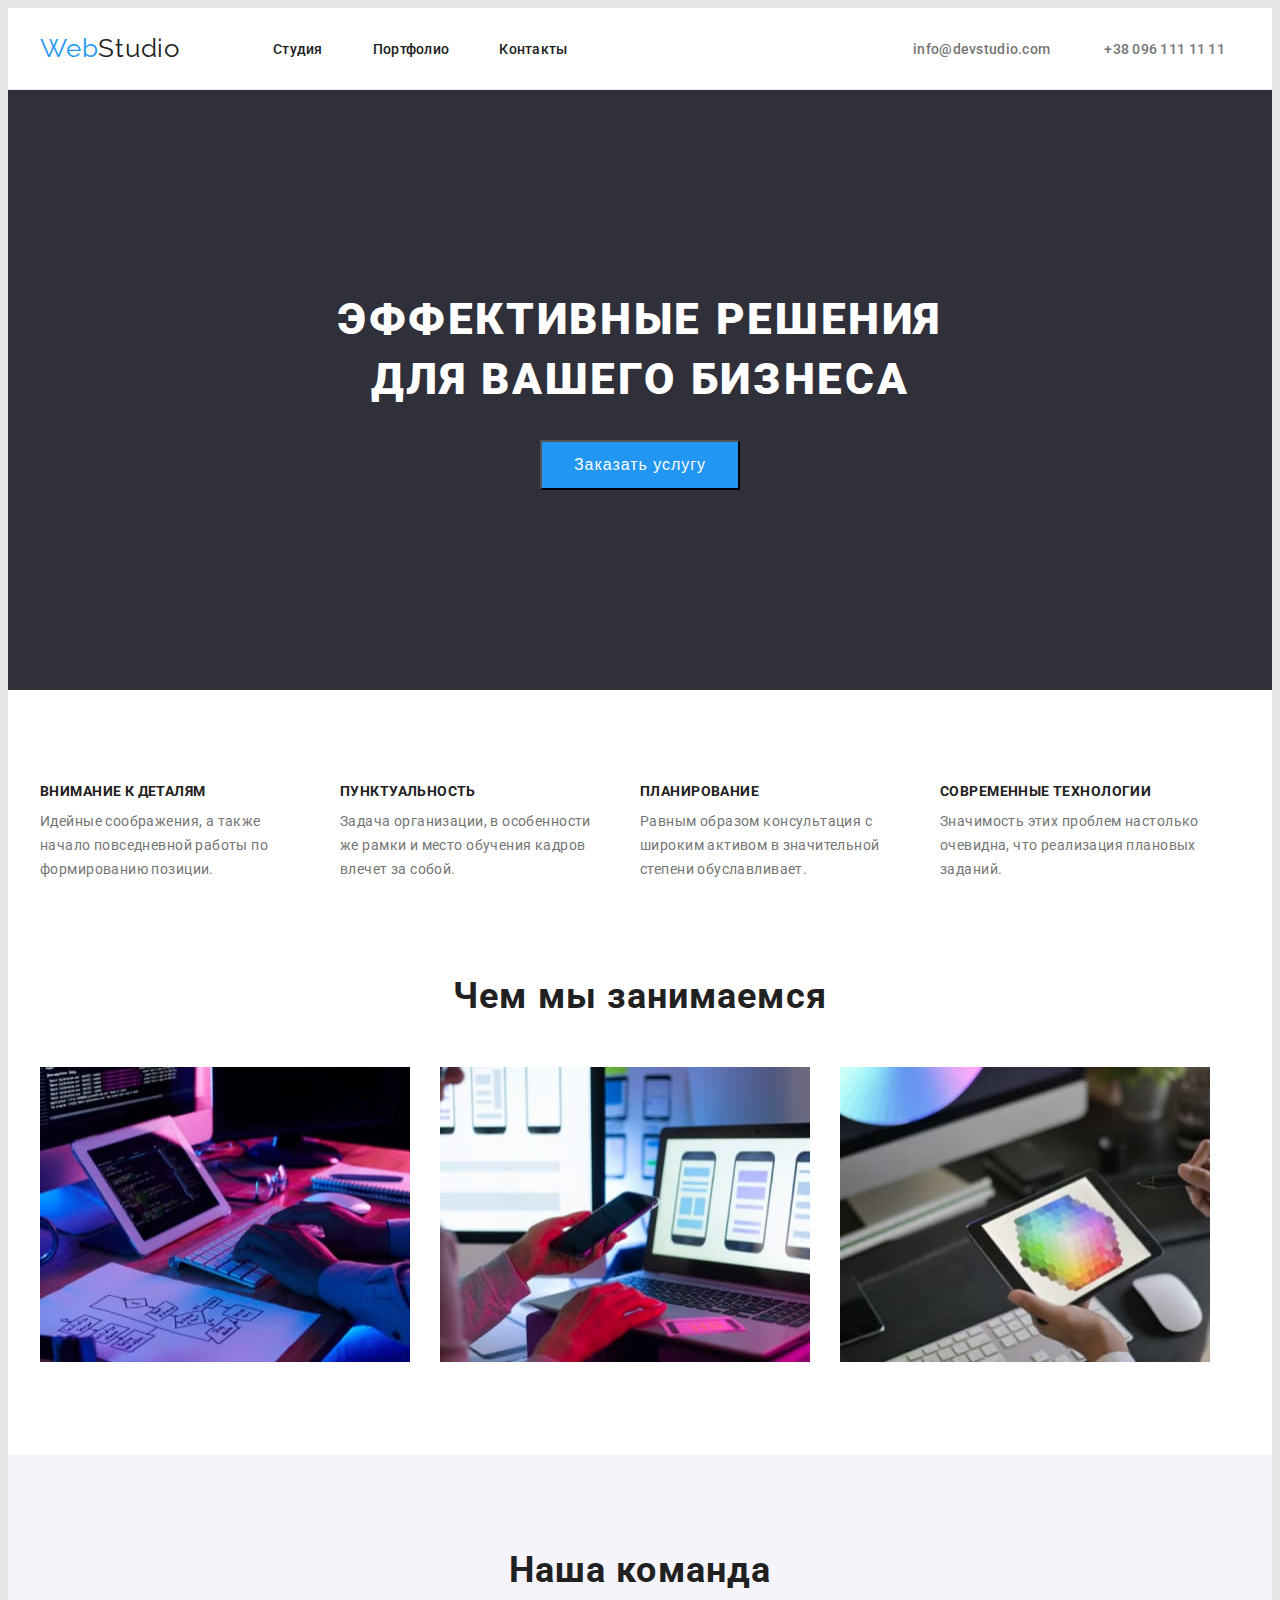
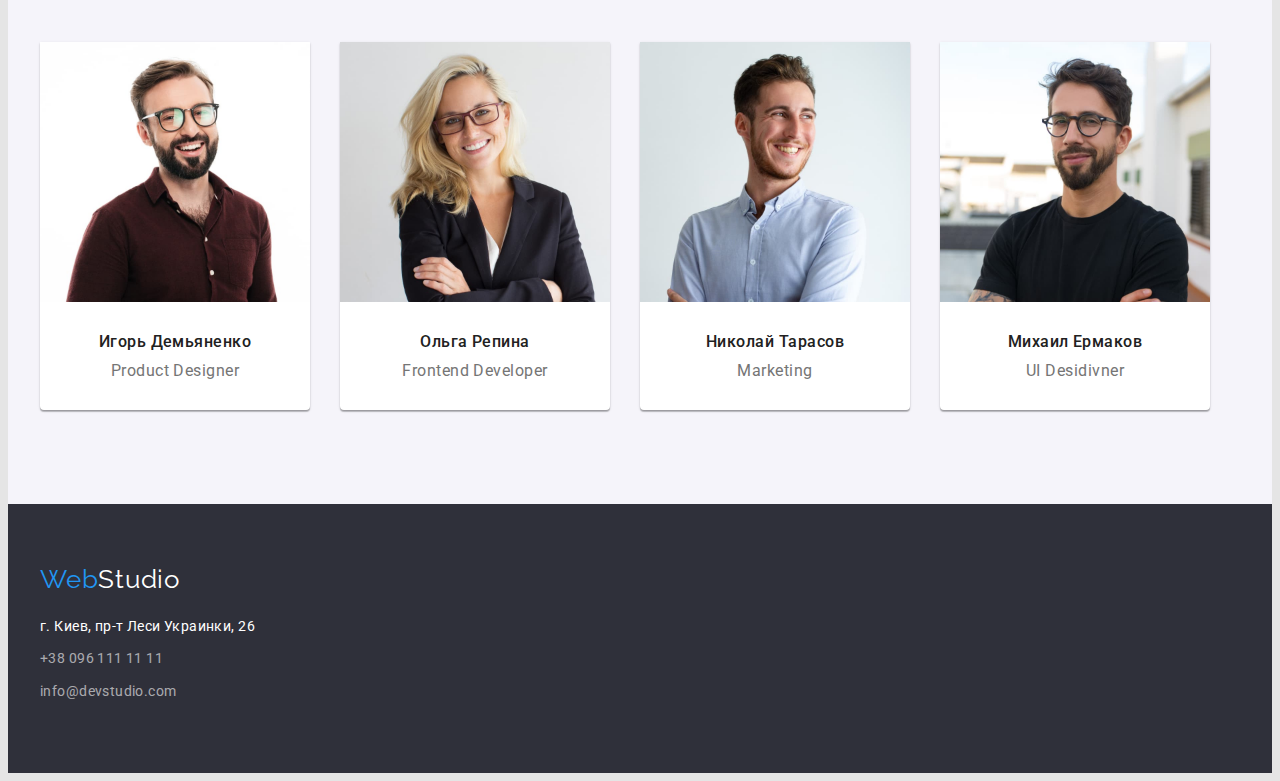
<file: index.html>
<!DOCTYPE html>
<html lang="ru">
<head>
    <meta charset="UTF-8">
    <meta http-equiv="X-UA-Compatible" content="IE=edge">
    <meta name="viewport" content="width=device-width, initial-scale=1.0">
    <title>WebStudio</title>
    <link rel="preconnect" href="https://fonts.googleapis.com">
    <link rel="preconnect" href="https://fonts.gstatic.com" crossorigin>
    <link href="https://fonts.googleapis.com/css2?family=Raleway:wght@700&family=Roboto:wght@400;500;700;900&display=swap"
        rel="stylesheet">
    <link rel="stylesheet" href="https://cdnjs.cloudflare.com/ajax/libs/modern-normalize/1.1.0/modern-normalize.min.css"
        integrity="sha512-wpPYUAdjBVSE4KJnH1VR1HeZfpl1ub8YT/NKx4PuQ5NmX2tKuGu6U/JRp5y+Y8XG2tV+wKQpNHVUX03MfMFn9Q=="
        crossorigin="anonymous" referrerpolicy="no-referrer" />
    <link rel="stylesheet" href="./css/styles.css">
</head>
<body>
    <header class="header">
        <div class="container header-container">
            <a class="link logo" href=""><span class="logo-color">Web</span>Studio</a>
            <nav class="header-nav">
                <ul class="list header-list">
                    <li class="header-item"><a class="link header-link" href="./index.html">Студия</a></li>
                    <li class="header-item"><a class="link header-link" href="./portfolio.html">Портфолио</a></li>
                    <li class="header-item"><a class="link header-link" href="">Контакты</a></li>
                </ul>
            </nav>

            <div class="header-connect">
                <a class="link link-mail" href="info@devstudio.com">info@devstudio.com</a>
                <a class="link link-tel" href="tel:+38 096 111 11 11">+38 096 111 11 11</a>
                
            </div>
        </div>
    </header>

    <main>
        <section class="under-header">
            <div class="container">
                <h1 class="under-header-h1">Эффективные решения для вашего бизнеса</h1>
                <button type="button" class="under-header-btn">Заказать услугу</button> 
            </div>
        </section>

        <section class="section">
            <div class="container">
                <ul class="list list-section">
                    <li class="list-section-item">
                        <h3 class="section-item">Внимание к деталям</h3>
                        <p class="section-text">Идейные соображения, а также начало повседневной работы по формированию позиции.</p>
                    </li>
                    
                    <li class="list-section-item">
                        <h3 class="section-item">Пунктуальность</h3>
                        <p class="section-text">Задача организации, в особенности же рамки и место обучения кадров влечет за собой.</p>
                    </li>
            
                    <li class="list-section-item">
                        <h3 class="section-item">Планирование</h3>
                        <p class="section-text">Равным образом консультация с широким активом в значительной степени обуславливает.</p>
                    </li>

                    <li class="list-section-item">
                        <h3 class="section-item">Современные технологии</h3>
                        <p class="section-text">Значимость этих проблем настолько очевидна, что реализация плановых заданий.</p>
                    </li>
                </ul>
            </div>
        </section>
        
        <section class="activity">
            <div class="container">
                <h2 class="activity-title">Чем мы занимаемся</h2>
                <ul class="list list-activity">
                    <li class="activity-img"><img src="./images/img1.jpg" alt="деятельность1" width="370" height="295"></li>
                    <li class="activity-img"><img src="./images/img2.jpg" alt="деятельность2" width="370" height="295"></li>
                    <li class="activity-img"><img src="./images/img3.jpg" alt="деятельность3" width="370" height="295"></li>
                </ul>
            </div>    
        </section>
        
        <section class="team">
            <div class="container">
                <h2 class="team-title">Наша команда</h2>
                    <ul class="list list-team">
                        <li class="team-card">
                            <img src="./images/productdesigner.jpg" alt="Игорь Демьяненко" width="270" height="260">
                                <div class="team-info">
                                <p class="team-name">Игорь Демьяненко</p> 
                                <p class="team-position" lang="en">Product Designer</p>
                                </div>
                        </li>
                        <li class="team-card">
                            <img src="./images/frontenddeveloper.jpg" alt="Ольга Репина" width="270" height="260">
                                <div class="team-info">
                                <p class="team-name">Ольга Репина</p> 
                                <p class="team-position" lang="en">Frontend Developer</p>
                                </div>
                        </li>
                        <li class="team-card">
                            <img src="./images/marketing.jpg" alt="Николай Тарасов" width="270" height="260">
                                <div class="team-info">
                                <p class="team-name">Николай Тарасов</p>
                                <p class="team-position" lang="en">Marketing</p>
                                </div>
                        </li>
                        <li class="team-card">
                            <img src="./images/uidesigner.jpg" alt="Михаил Ермаков" width="270" height="260">
                                <div class="team-info">
                                <p class="team-name">Михаил Ермаков</p>
                                <p class="team-position" lang="en">UI Desidivner</p>
                                </div>
                        </li>
                    </ul>
            </div>        
        </section>
        
    </main>


    <footer class="footer">
        <div class="container">
            <a class="link footer-logo" href=""><span class="logo-color">Web</span>Studio</a>
            <div class="address">
            <a class="link-adress">г. Киев, пр-т Леси Украинки, 26</address>
            <a class="link footer-link-tel" href="tel:+38 096 111 11 11">+38 096 111 11 11</a>
            <a class="link footer-link-mail" href="info@devstudio.com">info@devstudio.com</a>
            </div>
        </div>    
    </footer>
</body>
</html>
</file>
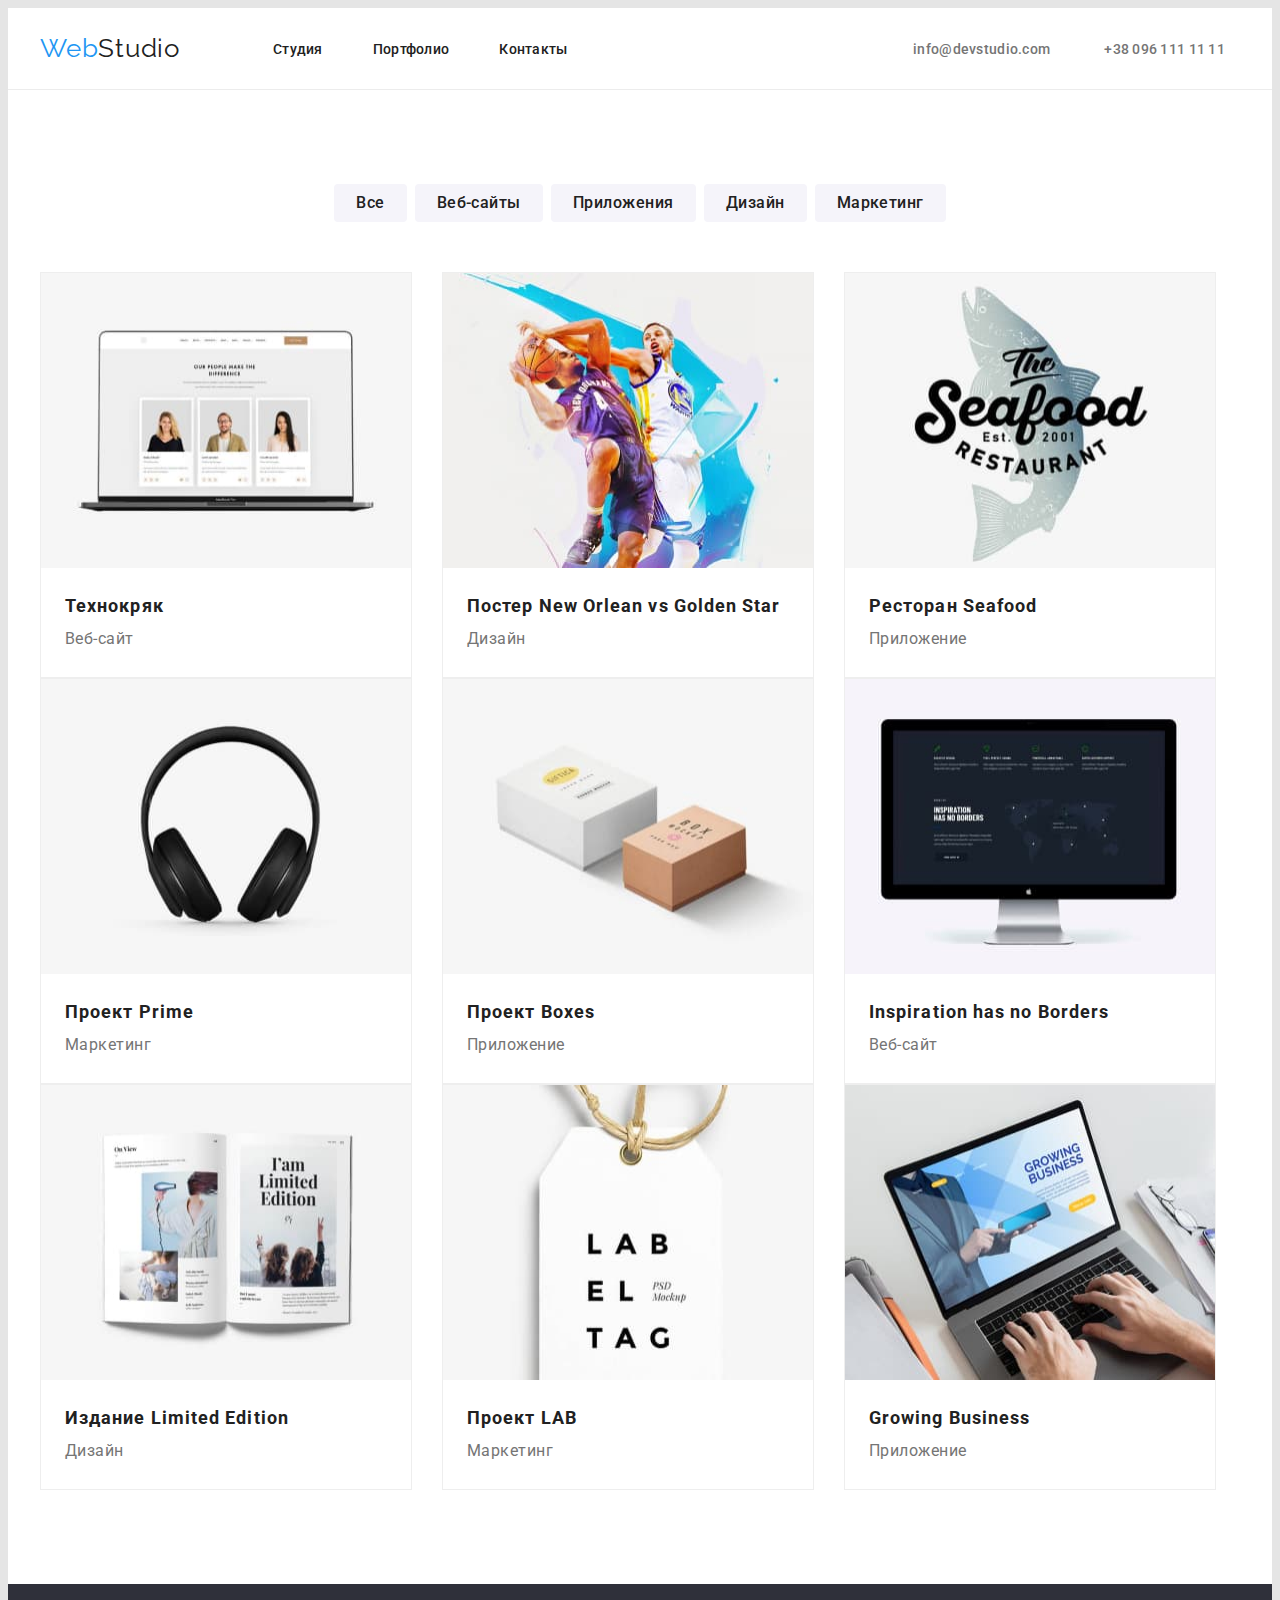
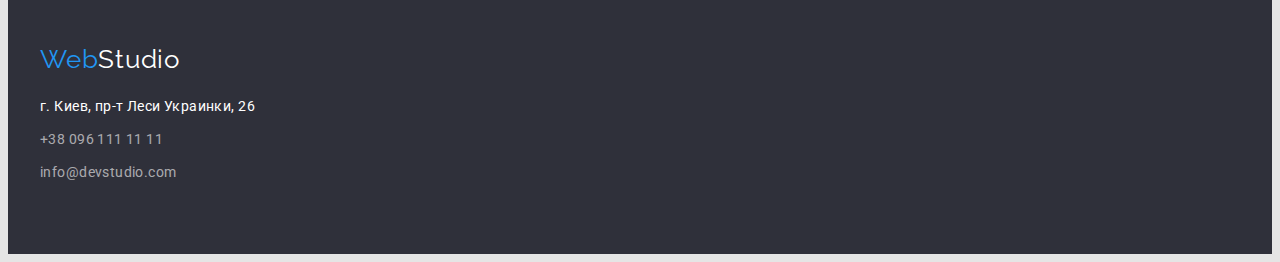
<file: portfolio.html>
<!DOCTYPE html>
<html lang="ru">
<head>
    <meta charset="UTF-8">
    <meta http-equiv="X-UA-Compatible" content="IE=edge">
    <meta name="viewport" content="width=device-width, initial-scale=1.0">
    <title>WebStudio</title>
    <link rel="preconnect" href="https://fonts.googleapis.com">
    <link rel="preconnect" href="https://fonts.gstatic.com" crossorigin>
    <link href="https://fonts.googleapis.com/css2?family=Raleway:wght@700&family=Roboto:wght@400;500;700;900&display=swap"
        rel="stylesheet">
    <link rel="stylesheet" href="https://cdnjs.cloudflare.com/ajax/libs/modern-normalize/1.1.0/modern-normalize.min.css"
        integrity="sha512-wpPYUAdjBVSE4KJnH1VR1HeZfpl1ub8YT/NKx4PuQ5NmX2tKuGu6U/JRp5y+Y8XG2tV+wKQpNHVUX03MfMFn9Q=="
        crossorigin="anonymous" referrerpolicy="no-referrer" />
    <link rel="stylesheet" href="./css/styles.css">
</head>
<body>

    <header class="header">
        <div class="container header-container">
            <a class="link logo" href=""><span class="logo-color">Web</span>Studio</a>
            <nav class="header-nav">
                <ul class="list header-list">
                    <li class="header-item"><a class="link header-link" href="./index.html">Студия</a></li>
                    <li class="header-item"><a class="link header-link" href="./portfolio.html">Портфолио</a></li>
                    <li class="header-item"><a class="link header-link" href="">Контакты</a></li>
                </ul>
            </nav>
    
            <div class="header-connect">
                <a class="link link-mail" href="info@devstudio.com">info@devstudio.com</a>
                <a class="link link-tel" href="tel:+38 096 111 11 11">+38 096 111 11 11</a>
                </div>
        </div>
    </header>

    <main class="portfolio">
        <section class="portfolio-section">
            <div class="container">
                <ul class="list list-btn">
                    <li class="list-portfolio-btn"><button type="button" class="button portfolio-btn">Все</button></li>
                    <li class="list-portfolio-btn"><button type="button" class="button portfolio-btn">Веб-сайты</button></li>
                    <li class="list-portfolio-btn"><button type="button" class="button portfolio-btn">Приложения</button></li>
                    <li class="list-portfolio-btn"><button type="button" class="button portfolio-btn">Дизайн</button></li>
                    <li class="list-portfolio-btn"><button type="button" class="button portfolio-btn">Маркетинг</button></li>
                </ul>
            </div>    
            <div class="container">
                <ul class="list list-work">
                    <li class="work">
                        <img src="./images/notebook.jpg" alt="notebook" width="370" height="295">
                        <div class="work-text">
                        <p class="portfolio-title" >Технокряк</p>
                        <p class="portfolio-text" >Веб-сайт</p>
                        </div>
                    </li>
                    <li class="work">
                        <img src="./images/basketball.jpg" alt="basketball" width="370" height="295">
                        <div class="work-text">
                        <p class="portfolio-title" >Постер New Orlean vs Golden Star</p>
                        <p class="portfolio-text" >Дизайн</p>
                        </div>
                    </li>
                    <li class="work">
                        <img src="./images/restaurant.jpg" alt="restaurant" width="370" height="295">
                        <div class="work-text">
                        <p class="portfolio-title" >Ресторан Seafood</p>
                        <p class="portfolio-text" >Приложение</p>
                        </div>
                    </li>
                    <li class="work">
                        <img src="./images/earphone.jpg" alt="earphone" width="370" height="295">
                        <div class="work-text">
                        <p class="portfolio-title" >Проект Prime</p>
                        <p class="portfolio-text" >Маркетинг</p>
                        </div>
                    </li>
                    <li class="work">
                        <img src="./images/boxes.jpg" alt="boxes" width="370" height="295">
                        <div class="work-text">
                        <p class="portfolio-title" >Проект Boxes</p>
                        <p class="portfolio-text" >Приложение</p>
                        </div>
                    </li>
                    <li class="work">
                        <img src="./images/monitor.jpg" alt="monitor" width="370" height="295">
                        <div class="work-text">
                        <p class="portfolio-title" >Inspiration has no Borders</p>
                        <p class="portfolio-text" >Веб-сайт</p>
                        </div>
                    </li>
                    <li class="work">
                        <img src="./images/book.jpg" alt="book" width="370" height="295">
                        <div class="work-text">
                        <p class="portfolio-title" >Издание Limited Edition</p>
                        <p class="portfolio-text" >Дизайн</p>
                        </div>
                    </li>
                    <li class="work">
                        <img src="./images/label.jpg" alt="label" width="370" height="295">
                        <div class="work-text">
                        <p class="portfolio-title" >Проект LAB</p>
                        <p class="portfolio-text" >Маркетинг</p>
                        </div>
                    </li>
                    <li class="work">
                        <img src="./images/netbook.jpg" alt="netbook" width="370" height="295">
                        <div class="work-text">
                        <p class="portfolio-title" >Growing Business</p>
                        <p class="portfolio-text" >Приложение</p>
                        </div>
                    </li>
                    
                </ul>
            </div>
        </section>
    </main>


    <footer class="footer">
        <div class="container">
            <a class="link footer-logo" href=""><span class="logo-color">Web</span>Studio</a>
            <ul class="address">
                <a class="link-adress">г. Киев, пр-т Леси Украинки, 26</address>
                <a class="link footer-link-tel" href="tel:+38 096 111 11 11">+38 096 111 11 11</a>
                <a class="link footer-link-mail" href="info@devstudio.com">info@devstudio.com</a>
            </ul>
        </div>
    </footer>
</body>
</html>
</file>
<file: css/styles.css>
.list {
  list-style: none;
}

.link {
  text-decoration: none;
}

img {
  display: block;
}

:root {
  --header-color: #212121;
  --first-title-color: #ffffff;
  --second-title-color: #212121;
  --accent-color: #2196f3;
  --logo-color: #2196f3;
}

p,
h1,
h2,
h3,
h4,
h5,
h6 {
  margin: 0;
}

ul {
  margin: 0;
  padding: 0;
}

body {
  background-color: #e5e5e5;
  font-family: Roboto;
}

.button {
  cursor: pointer;
}

.container {
  width: 1200px;
  padding-left: 15px;
  padding-right: 15px;
  margin: 0 auto;
}

/* -------------------------Header----------------------- */

.header {
  background-color: white;
  padding-top: 25px;
  padding-bottom: 25px;
  display: flex;
  border-bottom: 1px solid #ececec;
}

.header-container {
  display: flex;
  align-items: center;
}

.logo {
  font-family: Raleway;
  font-size: 26px;
  line-height: 1.19;
  letter-spacing: 0.03em;
  color: var(--header-color);
  margin-right: 93px;
}

.logo-color {
  color: var(--logo-color);
}

.header-list {
  display: flex;
}

.header-item:not(:last-child) {
  margin-right: 50px;
}

.header-link {
  font-weight: 500;
  font-size: 14px;
  line-height: 1.14;
  letter-spacing: 0.02em;

  color: #212121;
}

.header-connect {
  margin-left: auto;
}

.link-tel,
.link-mail {
  color: #757575;
  font-weight: 500;
  font-size: 14px;
  line-height: 1.14;
  letter-spacing: 0.02em;
}

.link-mail {
  padding-right: 50px;
}

.link-tel {
  margin-right: 15px;
}

.header-link:hover,
.header-link:focus,
.link-tel:hover,
.link-mail:hover {
  color: var(--accent-color);
}

/* -------------------------HERO----------------------- */

.under-header {
  background-color: #2f303a;
  padding-top: 200px;
  padding-bottom: 200px;
}

.under-header-h1 {
  width: 696px;
  height: 120px;
  font-weight: 900;
  font-size: 44px;
  line-height: 1.36;
  text-transform: uppercase;
  letter-spacing: 0.06em;
  text-align: center;
  color: var(--first-title-color);
  margin-bottom: 30px;
  margin-left: 252px;
  margin-right: 252px;
}

.under-header-btn {
  font-size: 16px;
  line-height: 1.87;
  letter-spacing: 0.06em;
  text-align: center;
  background-color: var(--accent-color);
  color: var(--first-title-color);
  min-width: 200px;
  min-height: 50px;
  margin-right: 500px;
  margin-left: 500px;
}

.under-header-btn:hover {
  background-color: #188ce8;
}

.section {
  padding-top: 94px;
  padding-bottom: 94px;
  background-color: var(--first-title-color);
}

.list-section {
  display: flex;
}

.list-section-item {
  width: 270px;
}

.list-section-item:not(:last-child) {
  margin-right: 30px;
}

.section-item {
  font-size: 14px;
  line-height: 1.14;
  letter-spacing: 0.03em;
  text-transform: uppercase;
  color: var(--second-title-color);
  margin-bottom: 10px;
}

.section-text {
  font-size: 14px;
  line-height: 1.71;
  letter-spacing: 0.03em;
  color: #757575;
}

.activity {
  background-color: var(--first-title-color);
  padding-bottom: 94px;
}

.activity-title {
  font-size: 36px;
  line-height: 1.16;
  text-align: center;
  letter-spacing: 0.03em;

  color: var(--second-title-color);
  margin-bottom: 50px;
}

.list-activity {
  display: flex;
}

.activity-img {
  width: 370px;
  height: 294px;
}

.activity-img:not(:last-child) {
  margin-right: 30px;
}

.team {
  padding-top: 94px;
  padding-bottom: 94px;
  background-color: #f5f4fa;
}

.team-title {
  font-size: 36px;
  line-height: 1.17;
  text-align: center;
  letter-spacing: 0.03em;

  color: var(--second-title-color);
  margin-bottom: 50px;
}

.list-team {
  display: flex;
}

.team-card:not(:last-child) {
  margin-right: 30px;
}

.team-card {
  width: 270px;
  height: 368px;
  background-color: #ffffff;
  box-shadow: 0px 1px 3px rgba(0, 0, 0, 0.12), 0px 1px 1px rgba(0, 0, 0, 0.14),
    0px 2px 1px rgba(0, 0, 0, 0.2);
  border-radius: 0px 0px 4px 4px;
}

.team-info {
  padding-top: 30px;
  padding-bottom: 30px;
}

.team-name {
  font-weight: 500;
  font-size: 16px;
  line-height: 1.19;
  text-align: center;
  letter-spacing: 0.03em;
  color: var(--second-title-color);
  padding-bottom: 10px;
}

.team-position {
  font-size: 16px;
  line-height: 1.19;
  text-align: center;
  letter-spacing: 0.03em;
  color: #757575;
}

/*--------------------FOOTER-----------------------*/

.footer {
  background-color: #2f303a;
  padding-top: 60px;
  padding-bottom: 60px;
  color: var(--second-title-color);
}

.footer-logo {
  font-family: Raleway;
  font-size: 26px;
  line-height: 1.19;
  letter-spacing: 0.03em;
  color: var(--first-title-color);
  padding-bottom: 10px;
}

.address {
  display: flex;
  flex-wrap: wrap;
  width: 231px;
  padding-top: 20px;
}

.link-adress {
  font-size: 14px;
  line-height: 1.71;
  letter-spacing: 0.03em;
  color: var(--first-title-color);
  margin-bottom: 9px;
}

.footer-link-tel,
.footer-link-mail {
  font-size: 14px;
  line-height: 1.71;

  letter-spacing: 0.03em;
  margin-bottom: 9px;
  color: rgba(255, 255, 255, 0.6);
}

.footer-link-tel:hover,
.footer-link-mail:hover {
  color: var(--accent-color);
}

/*----------------------------PORTFOLIO----------------------------------*/

.portfolio-section {
  background-color: white;
}

.list-btn {
  display: flex;
  padding-top: 94px;
  margin-bottom: 50px;
  display: flex;
  justify-content: center;
}

.list-portfolio-btn:not(:last-child) {
  padding-right: 8px;
}

.portfolio-btn {
  height: 38px;
  background: #f5f4fa;
  border-radius: 4px;
  border: none;
  padding-left: 22px;
  padding-right: 22px;
}

.list-work {
  display: flex;
  flex-wrap: wrap;
  padding-bottom: 94px;
}

.work {
  width: 370px;
  height: 404px;
  border: 1px solid #eeeeee;
}

.work:not(:nth-child(3n + 3)) {
  margin-right: 30px;
}

.work-text {
  padding-top: 20px;
  padding-bottom: 20px;
  padding-left: 24px;
  padding-right: 24px;
}

.portfolio-title {
  font-size: 18px;
  line-height: 2;
  letter-spacing: 0.06em;
  font-weight: 700;
  color: #212121;
}

.portfolio-text {
  font-size: 16px;
  line-height: 1.87;
  letter-spacing: 0.03em;

  color: #757575;
}

.portfolio-btn {
  font-family: Roboto;
  font-weight: 500;
  font-size: 16px;
  line-height: 1.62;
  text-align: center;
  letter-spacing: 0.03em;
  color: #212121;
}

.portfolio-btn:hover {
  color: #ffffff;
  background: #2196f3;
  box-shadow: 0px 3px 1px rgba(0, 0, 0, 0.1), 0px 1px 2px rgba(0, 0, 0, 0.08),
    0px 2px 2px rgba(0, 0, 0, 0.12);
  border-radius: 4px;
}
</file>
